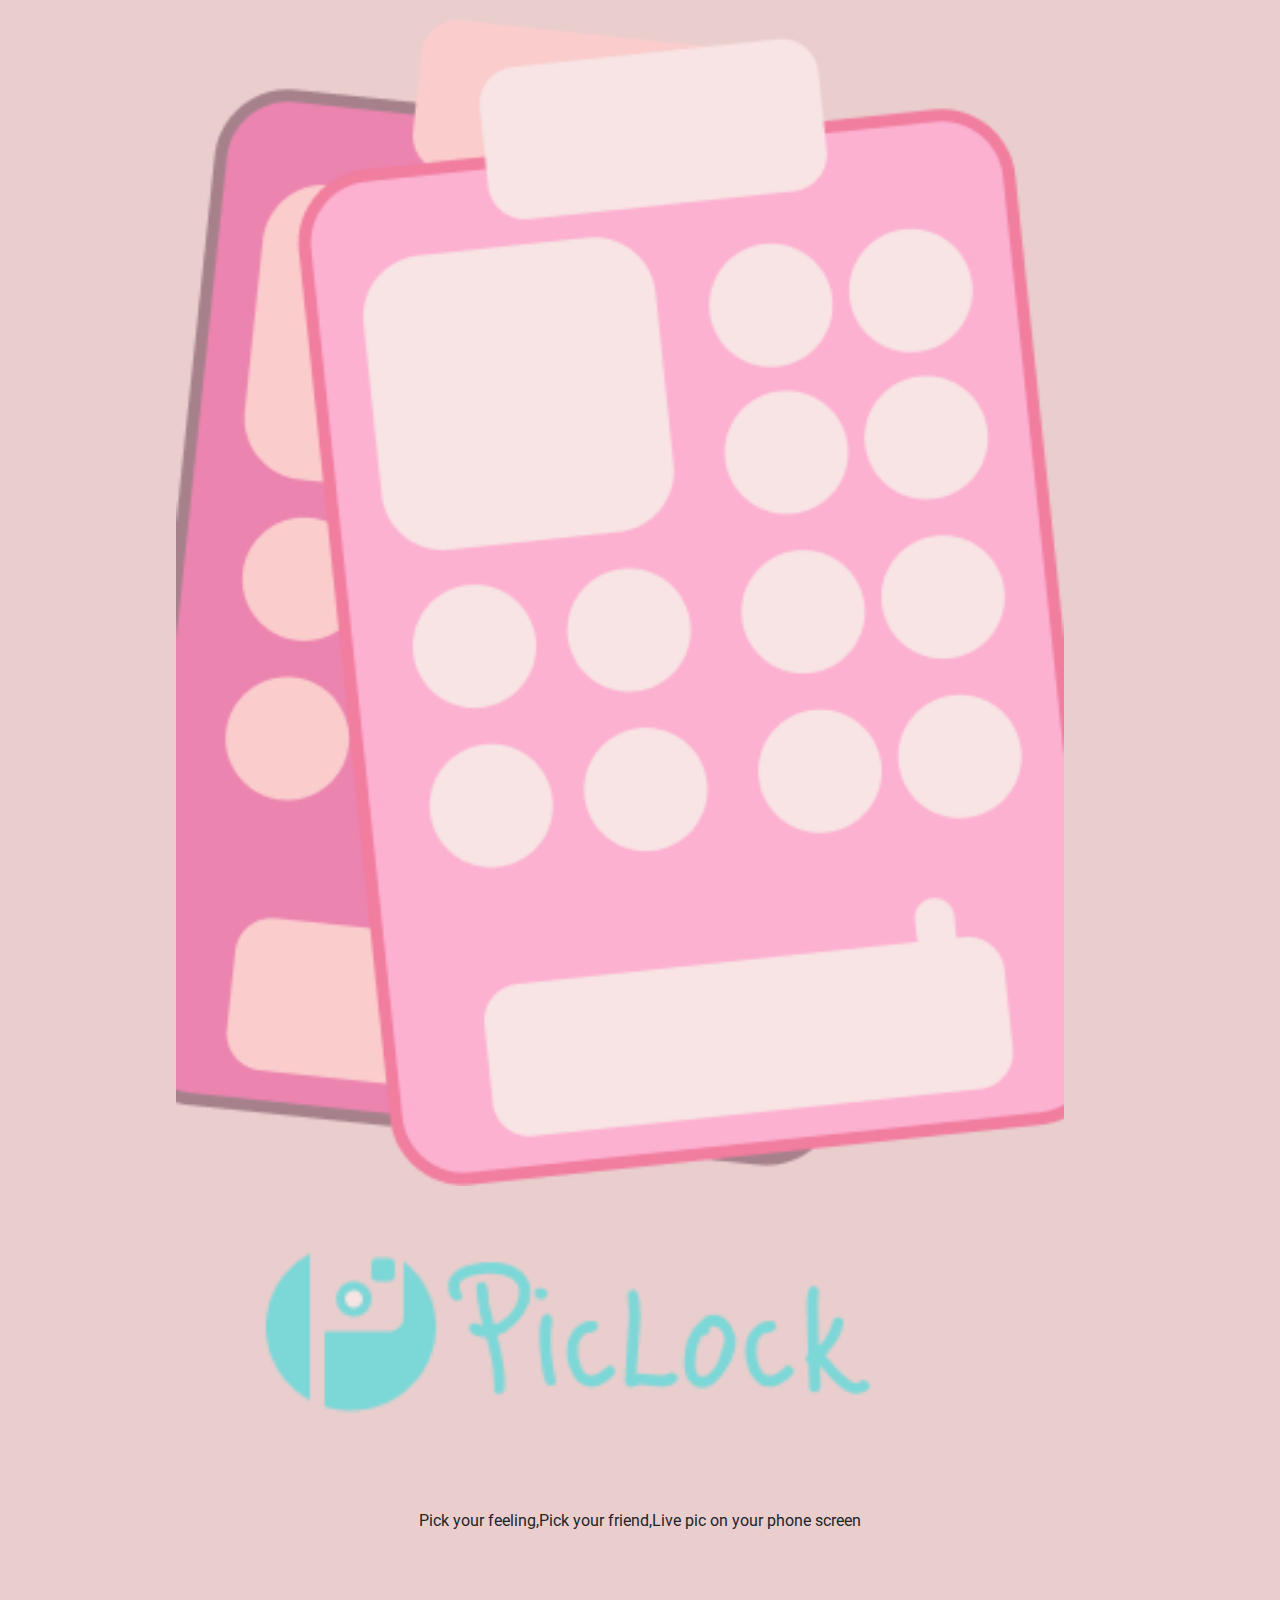
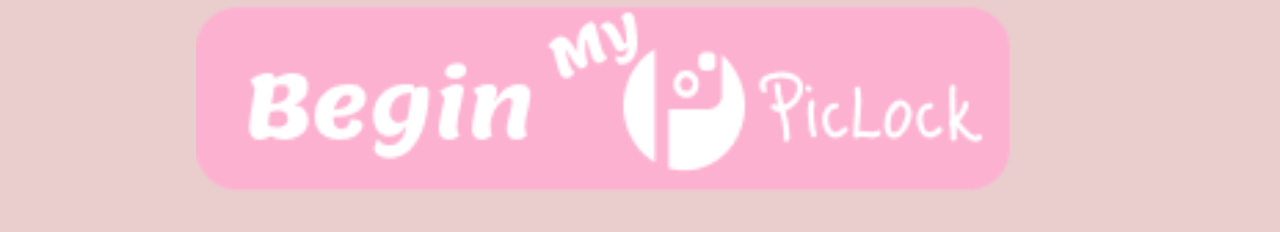
<file: index.html>
<!DOCTYPE html>
<html lang="en">
  <head>
    <meta charset="utf-8" />
    <meta
      name="viewport"
      content="width=device-width, initial-scale=1, shrink-to-fit=no"
    />
    <title>สมัครสมาชิก</title>
    <link
      rel="stylesheet"
      href="https://fonts.googleapis.com/css?family=Roboto:400,700"
    />
    <link
      rel="stylesheet"
      href="https://stackpath.bootstrapcdn.com/bootstrap/4.5.0/css/bootstrap.min.css"
    />
    <link
      rel="stylesheet"
      href="https://maxcdn.bootstrapcdn.com/font-awesome/4.7.0/css/font-awesome.min.css"
    />
    <script src="https://code.jquery.com/jquery-3.5.1.min.js"></script>
    <script src="https://cdn.jsdelivr.net/npm/popper.js@1.16.0/dist/umd/popper.min.js"></script>
    <script src="https://stackpath.bootstrapcdn.com/bootstrap/4.5.0/js/bootstrap.min.js"></script>
    <style>
      body {
        background: #eacece;
        font-family: "Roboto", sans-serif;
      }
      img.one {
        margin: 0px 40px 0px 0px;
        width: 80%;
      }
      img.two {
        margin: 0px 0px 0px 40px;
        width: 80%;
      }
      img.three {
        margin: 0px 0px 40px;
        width: 80%;
      }
    </style>
  </head>
  <body>
    <div class="container">
      <div class="text-center">
        <img src="./img/image1.png" class="one" />
        <img src="./img/logo.png" class="two" />
        <p>Pick your feeling,Pick your friend,Live pic on your phone screen</p>
        <a href="login.html"><img src="./img/btn.png" class="three" /></a>
      </div>
    </div>
  </body>
</html>
</file>
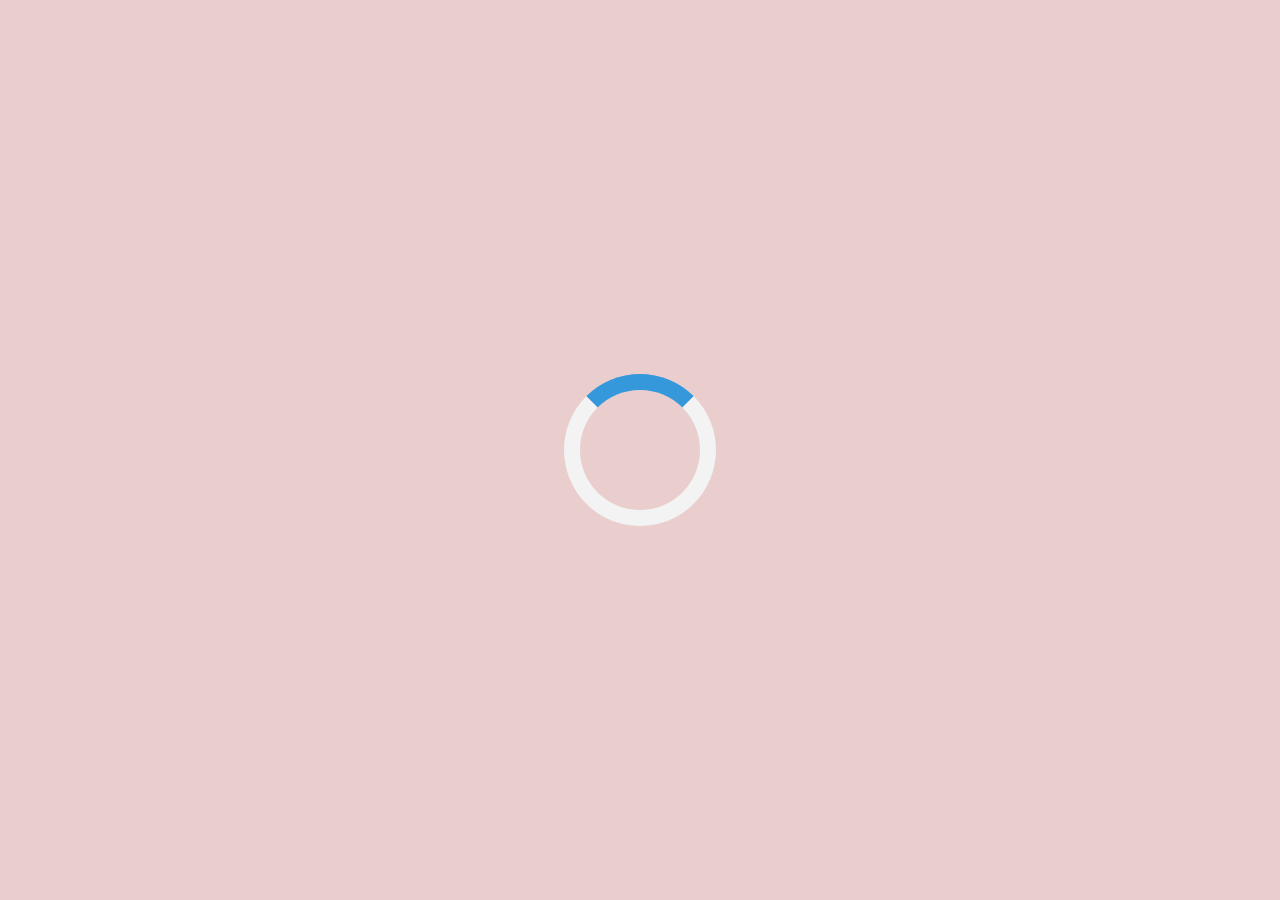
<file: loading.html>
<!DOCTYPE html>
<html>
  <head>
    <meta name="viewport" content="width=device-width, initial-scale=1" />
    <style>
      /* Center the loader */
      body {
        background-color: #eacece;
      }
      #loader {
        position: absolute;
        left: 50%;
        top: 50%;
        z-index: 1;
        width: 120px;
        height: 120px;
        margin: -76px 0 0 -76px;
        border: 16px solid #f3f3f3;
        border-radius: 50%;
        border-top: 16px solid #3498db;
        -webkit-animation: spin 2s linear infinite;
        animation: spin 2s linear infinite;
      }

      @-webkit-keyframes spin {
        0% {
          -webkit-transform: rotate(0deg);
        }
        100% {
          -webkit-transform: rotate(360deg);
        }
      }

      @keyframes spin {
        0% {
          transform: rotate(0deg);
        }
        100% {
          transform: rotate(360deg);
        }
      }

      /* Add animation to "page content" */
      .animate-bottom {
        position: relative;
        -webkit-animation-name: animatebottom;
        -webkit-animation-duration: 1s;
        animation-name: animatebottom;
        animation-duration: 1s;
      }

      @-webkit-keyframes animatebottom {
        from {
          bottom: -100px;
          opacity: 0;
        }
        to {
          bottom: 0px;
          opacity: 1;
        }
      }

      @keyframes animatebottom {
        from {
          bottom: -100px;
          opacity: 0;
        }
        to {
          bottom: 0;
          opacity: 1;
        }
      }

      #myDiv {
        display: none;
        text-align: center;
      }
      img {
        margin: 300px 0px 0px 50px;
      }
    </style>
  </head>
  <body onload="myFunction()" style="margin: 0">
    <div id="loader"></div>

    <div style="display: none" id="myDiv" class="animate-bottom">
      <img src="./img/logo.png">
      <a href="./camera.html"><p>Let's take a picture</p></a>
    </div>

    <script>
      var myVar;

      function myFunction() {
        myVar = setTimeout(showPage, 3000);
      }

      function showPage() {
        document.getElementById("loader").style.display = "none";
        document.getElementById("myDiv").style.display = "block";
      }
    </script>
  </body>
</html>
</file>
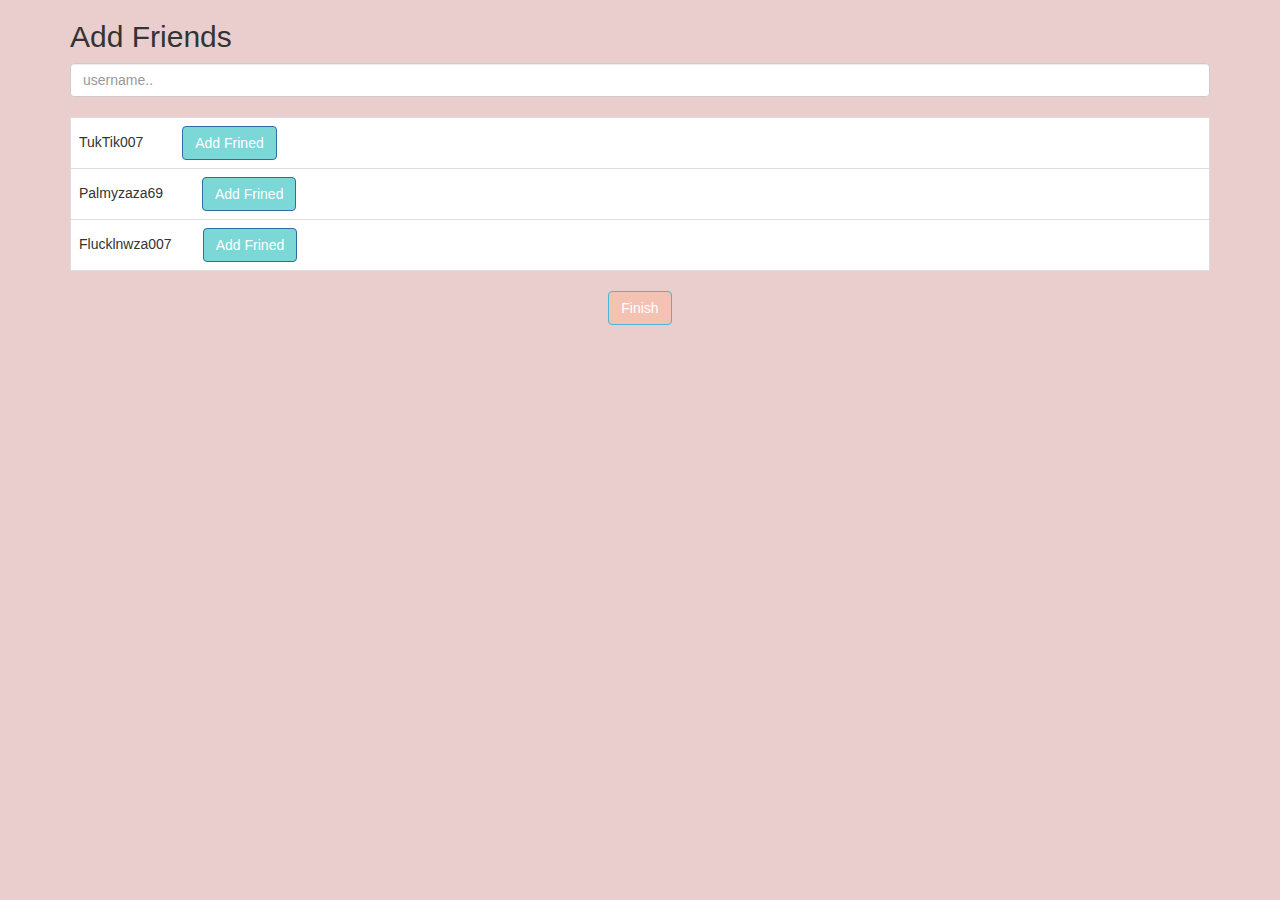
<file: page1.html>
<!DOCTYPE html>
<html lang="en">
<head>
  <title>Add Friends</title>
  <meta charset="utf-8">
  <meta name="viewport" content="width=device-width, initial-scale=1">
  <link rel="stylesheet" href="https://maxcdn.bootstrapcdn.com/bootstrap/3.4.1/css/bootstrap.min.css">
  <script src="https://ajax.googleapis.com/ajax/libs/jquery/3.6.1/jquery.min.js"></script>
  <script src="https://maxcdn.bootstrapcdn.com/bootstrap/3.4.1/js/bootstrap.min.js"></script>
  <style>
    body{
        background-color: #EACECE;
    }
    .btn-primary{
        background-color: #7CD7D7;
    }
    .btn-info{
        background-color: #F4C2B2;
    }
    td{
        background-color: white;
    }
  </style>
</head>
<body>

<div class="container">
  <h2>Add Friends</h2>
  <input class="form-control" id="myInput" type="text" placeholder="username..">
  <br>
  <table class="table table-bordered table-striped">
    <tbody id="myTable">
      <tr>
        <td>TukTik007&nbsp;&nbsp;&nbsp;&nbsp;&nbsp;&nbsp;&nbsp;&nbsp;&nbsp;&nbsp;<button type="button" class="btn btn-primary">Add Frined</button></td>
      </tr>
      <tr>
        <td>Palmyzaza69&nbsp;&nbsp;&nbsp;&nbsp;&nbsp;&nbsp;&nbsp;&nbsp;&nbsp;&nbsp;<button type="button" class="btn btn-primary">Add Frined</button></td>
      </tr>
      <tr>
        <td>Flucklnwza007&nbsp;&nbsp;&nbsp;&nbsp;&nbsp;&nbsp;&nbsp;&nbsp;<button type="button" class="btn btn-primary">Add Frined</button></td>
      </tr>
    </tbody>
  </table>
  <p align="center"><button type="button" class="btn btn-info">Finish</button></p>
</div>

<script>
$(document).ready(function(){
  $("#myInput").on("keyup", function() {
    var value = $(this).val().toLowerCase();
    $("#myTable tr").filter(function() {
      $(this).toggle($(this).text().toLowerCase().indexOf(value) > -1)
    });
  });
});
</script>

</body>
</html>
</file>
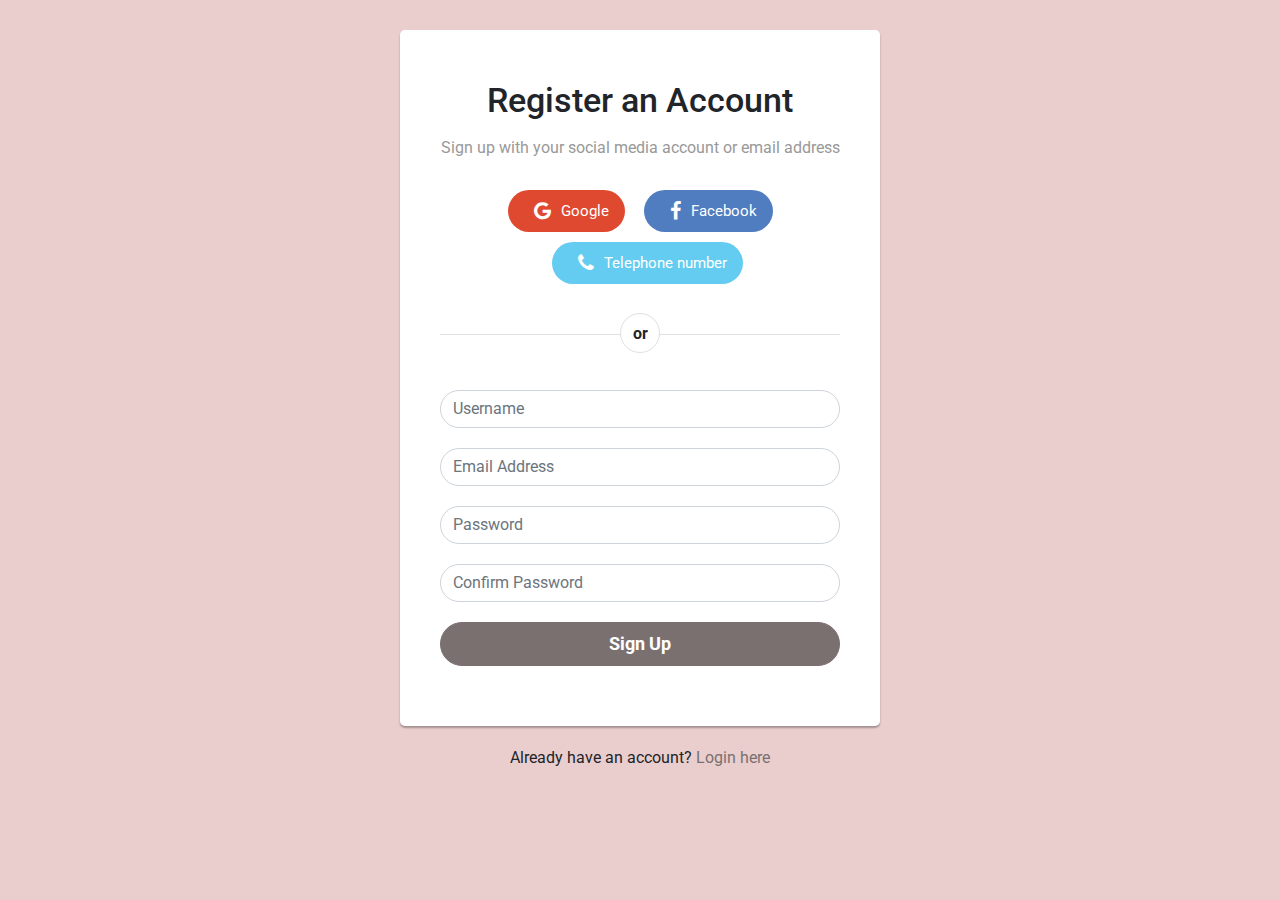
<file: signup.html>
<!DOCTYPE html>
<html lang="en">
  <head>
    <meta charset="utf-8" />
    <meta
      name="viewport"
      content="width=device-width, initial-scale=1, shrink-to-fit=no"
    />
    <title>สมัครสมาชิก</title>
    <link
      rel="stylesheet"
      href="https://fonts.googleapis.com/css?family=Roboto:400,700"
    />
    <link
      rel="stylesheet"
      href="https://stackpath.bootstrapcdn.com/bootstrap/4.5.0/css/bootstrap.min.css"
    />
    <link
      rel="stylesheet"
      href="https://maxcdn.bootstrapcdn.com/font-awesome/4.7.0/css/font-awesome.min.css"
    />
    <script src="https://code.jquery.com/jquery-3.5.1.min.js"></script>
    <script src="https://cdn.jsdelivr.net/npm/popper.js@1.16.0/dist/umd/popper.min.js"></script>
    <script src="https://stackpath.bootstrapcdn.com/bootstrap/4.5.0/js/bootstrap.min.js"></script>
    <style>
      body {
        background: #eacece;
        font-family: "Roboto", sans-serif;
      }
      .form-control {
        font-size: 16px;
        transition: all 0.4s;
        box-shadow: none;
      }
      .form-control:focus {
        border-color: #7b7070;
      }
      .form-control,
      .btn {
        border-radius: 50px;
        outline: none !important;
      }
      .signup-form {
        width: 480px;
        margin: 0 auto;
        padding: 30px 0;
      }
      .signup-form form {
        border-radius: 5px;
        margin-bottom: 20px;
        background: #fff;
        box-shadow: 0px 2px 2px rgba(0, 0, 0, 0.3);
        padding: 40px;
      }
      .signup-form a {
        color: #7b7070;
      }
      .signup-form h2 {
        text-align: center;
        font-size: 34px;
        margin: 10px 0 15px;
      }
      .signup-form .hint-text {
        color: #999;
        text-align: center;
        margin-bottom: 20px;
      }
      .signup-form .form-group {
        margin-bottom: 20px;
      }
      .signup-form .btn {
        font-size: 18px;
        line-height: 26px;
        font-weight: bold;
        text-align: center;
      }
      .signup-btn {
        text-align: center;
        border-color: #7b7070;
        transition: all 0.4s;
      }
      .signup-btn:hover {
        background: #7b7070;
        opacity: 0.8;
      }
      .btn-success {
        color: #fff;
        background-color: #7b7070;
        border-color: #7b7070;
      }
      .or-seperator {
        margin: 50px 0 15px;
        text-align: center;
        border-top: 1px solid #e0e0e0;
      }
      .or-seperator b {
        padding: 0 10px;
        width: 40px;
        height: 40px;
        font-size: 16px;
        text-align: center;
        line-height: 40px;
        background: #fff;
        display: inline-block;
        border: 1px solid #e0e0e0;
        border-radius: 50%;
        position: relative;
        top: -22px;
        z-index: 1;
      }
      .social-btn .btn {
        color: #fff;
        margin: 10px 0 0 15px;
        font-size: 15px;
        border-radius: 50px;
        font-weight: normal;
        border: none;
        transition: all 0.4s;
      }
      .social-btn .btn:first-child {
        margin-left: 0;
      }
      .social-btn .btn:hover {
        opacity: 0.8;
      }
      .social-btn .btn-primary {
        background: #507cc0;
      }
      .social-btn .btn-info {
        background: #64ccf1;
      }
      .social-btn .btn-danger {
        background: #df4930;
      }
      .social-btn .btn i {
        float: left;
        margin: 3px 10px;
        font-size: 20px;
      }
    </style>
  </head>
  <body>
    <div class="signup-form">
      <form action="login.html" method="post">
        <h2>Register an Account</h2>
        <p class="hint-text">
          Sign up with your social media account or email address
        </p>
        <div class="social-btn text-center">
          <a href="#" class="btn btn-danger btn-lg"
            ><i class="fa fa-google"></i> Google</a
          >
          <a href="#" class="btn btn-primary btn-lg"
            ><i class="fa fa-facebook"></i> Facebook</a
          >
          <a href="#" class="btn btn-info btn-lg"
            ><i class="fa fa-phone"></i> Telephone number</a
          >
        </div>
        <div class="or-seperator"><b>or</b></div>
        <div class="form-group">
          <input
            type="text"
            class="form-control input-lg"
            name="username"
            placeholder="Username"
            required="required"
          />
        </div>
        <div class="form-group">
          <input
            type="email"
            class="form-control input-lg"
            name="email"
            placeholder="Email Address"
            required="required"
          />
        </div>
        <div class="form-group">
          <input
            type="password"
            class="form-control input-lg"
            name="password"
            placeholder="Password"
            required="required"
          />
        </div>
        <div class="form-group">
          <input
            type="password"
            class="form-control input-lg"
            name="confirm_password"
            placeholder="Confirm Password"
            required="required"
          />
        </div>
        <div class="form-group">
          <button
            type="submit"
            class="btn btn-success btn-lg btn-block signup-btn"
          >
            Sign Up
          </button>
        </div>
      </form>
      <div class="text-center">
        Already have an account? <a href="login.html">Login here</a>
      </div>
    </div>
  </body>
</html>
</file>
